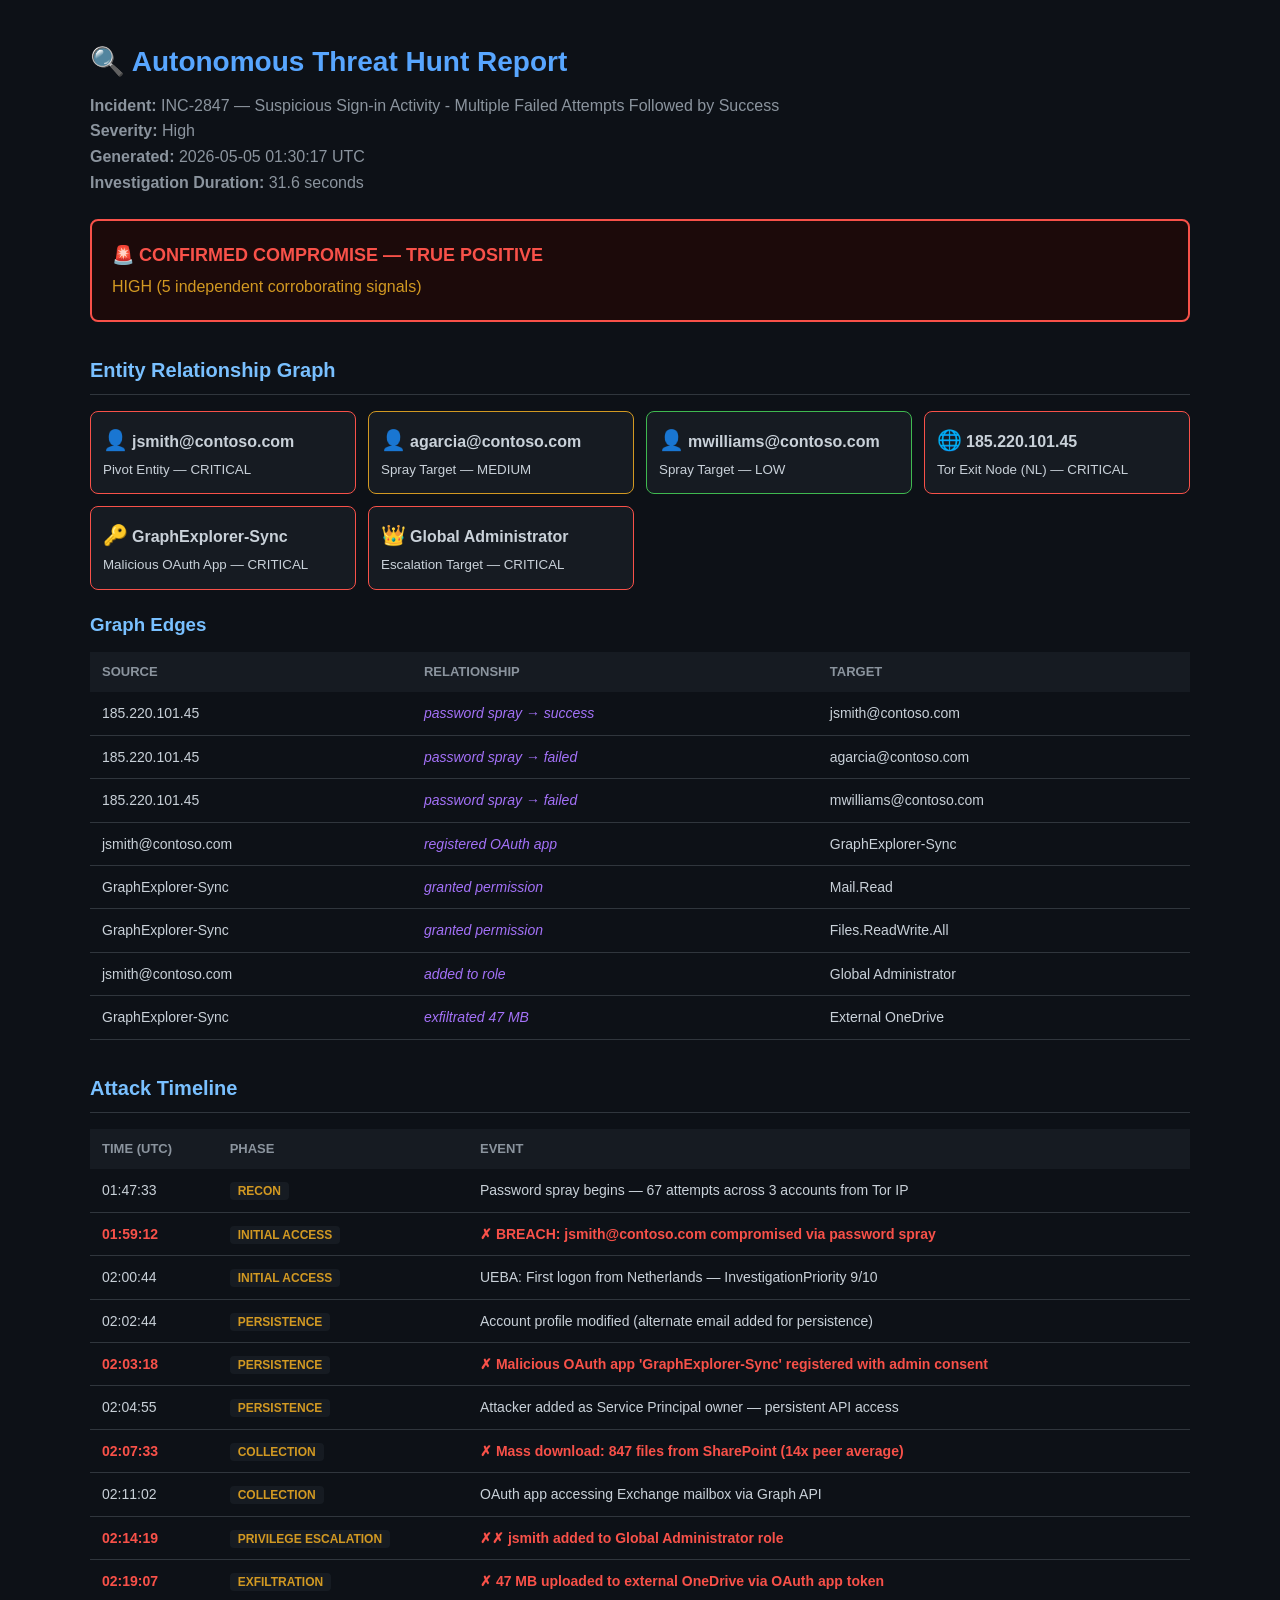
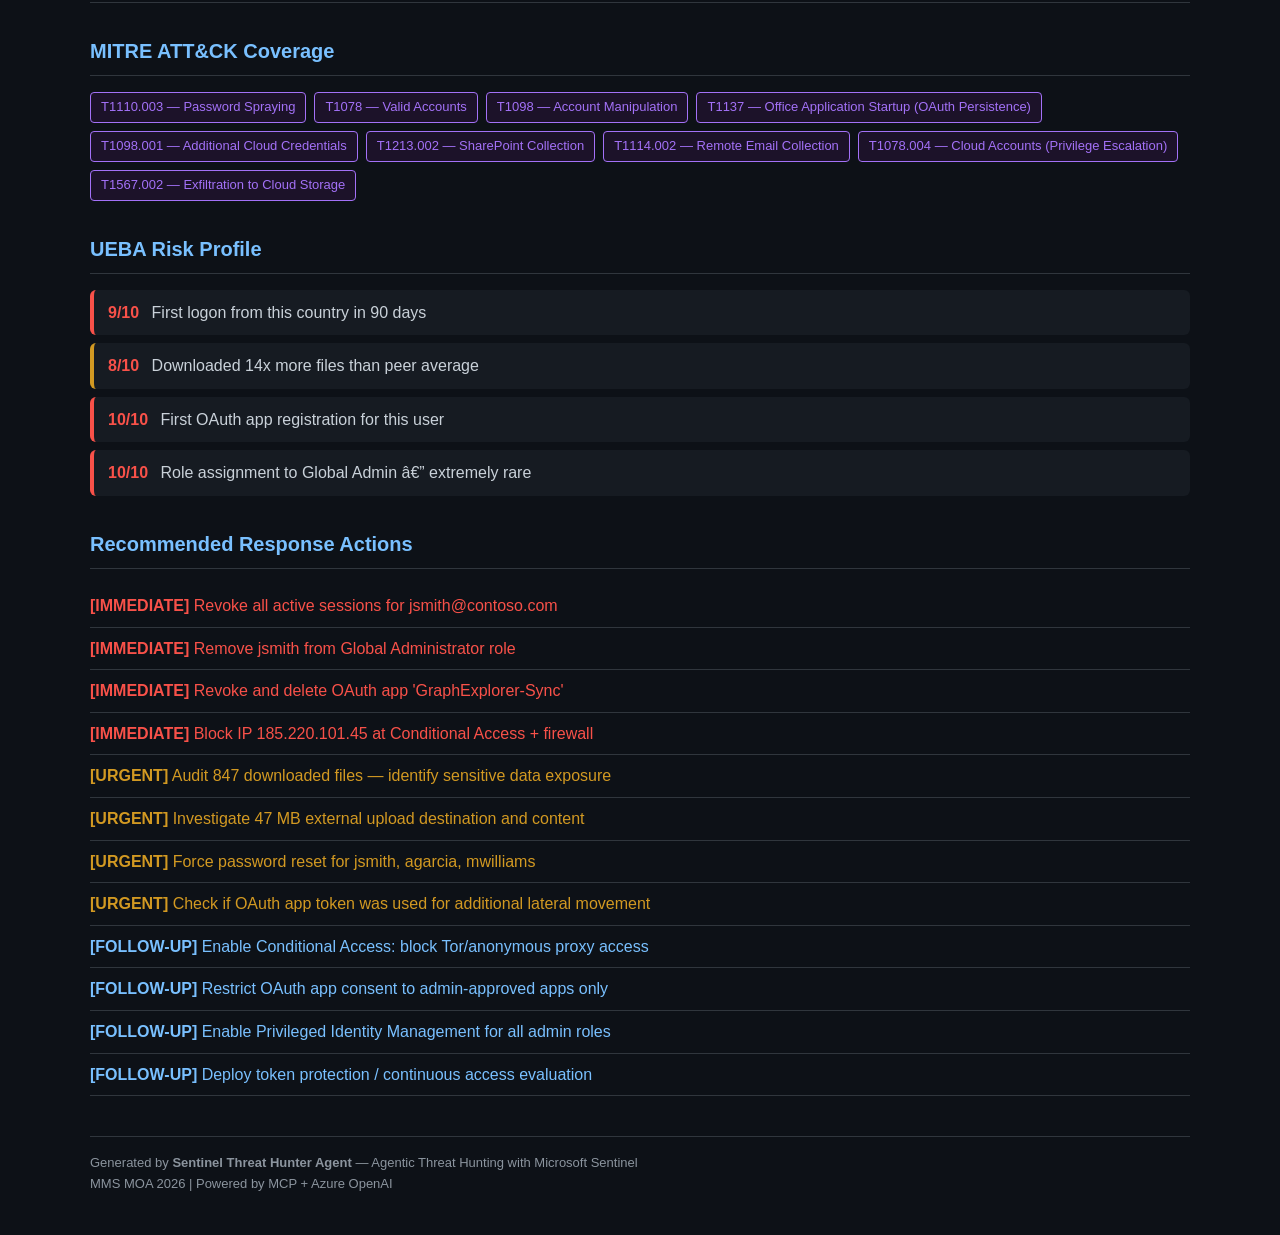
<file: demos/agentic-threat-hunting/UnifiedAgent/investigation_report_INC-2847.html>
<!DOCTYPE html>
<html lang="en">
<head>
<meta charset="UTF-8">
<meta name="viewport" content="width=device-width, initial-scale=1.0">
<title>Threat Hunt Report — INC-2847</title>
<style>
  :root {
    --bg: #0d1117; --surface: #161b22; --border: #30363d;
    --text: #c9d1d9; --text-muted: #8b949e;
    --blue: #58a6ff; --green: #3fb950; --yellow: #d29922;
    --red: #f85149; --purple: #a371f7; --cyan: #79c0ff;
  }
  * { box-sizing: border-box; margin: 0; padding: 0; }
  body { font-family: 'Segoe UI', -apple-system, sans-serif; background: var(--bg); color: var(--text); padding: 40px; line-height: 1.6; }
  .container { max-width: 1100px; margin: 0 auto; }
  h1 { color: var(--blue); font-size: 28px; margin-bottom: 8px; }
  h2 { color: var(--cyan); font-size: 20px; margin: 32px 0 16px; padding-bottom: 8px; border-bottom: 1px solid var(--border); }
  .meta { color: var(--text-muted); margin-bottom: 24px; }
  .verdict-box { background: #1c0a0a; border: 2px solid var(--red); border-radius: 8px; padding: 20px; margin: 24px 0; }
  .verdict-box h3 { color: var(--red); font-size: 18px; }
  .verdict-box .confidence { color: var(--yellow); margin-top: 4px; }

  .entity-grid { display: grid; grid-template-columns: repeat(auto-fill, minmax(240px, 1fr)); gap: 12px; }
  .entity-card { background: var(--surface); border: 1px solid var(--border); border-radius: 8px; padding: 12px; }
  .entity-card.risk-critical { border-color: var(--red); }
  .entity-card.risk-high { border-color: var(--yellow); }
  .entity-card.risk-medium { border-color: var(--yellow); }
  .entity-card.risk-low { border-color: var(--green); }
  .entity-icon { font-size: 20px; margin-right: 4px; }

  table { width: 100%; border-collapse: collapse; margin: 12px 0; }
  th { background: var(--surface); color: var(--text-muted); padding: 10px 12px; text-align: left; font-size: 13px; text-transform: uppercase; }
  td { padding: 10px 12px; border-bottom: 1px solid var(--border); font-size: 14px; }
  tr.critical td { color: var(--red); font-weight: 600; }
  .edge-label { color: var(--purple); font-style: italic; }
  .phase-badge { background: var(--surface); padding: 2px 8px; border-radius: 4px; font-size: 12px; font-weight: 600; color: var(--yellow); }

  .mitre-section { display: flex; flex-wrap: wrap; gap: 8px; }
  .mitre-badge { background: #1c1229; border: 1px solid var(--purple); color: var(--purple); padding: 4px 10px; border-radius: 4px; font-size: 13px; }

  .ueba-item { background: var(--surface); border-radius: 6px; padding: 10px 14px; margin: 8px 0; border-left: 4px solid var(--yellow); }
  .ueba-item.score-critical { border-left-color: var(--red); }
  .ueba-item .score { font-weight: 700; color: var(--red); margin-right: 8px; }

  ul { list-style: none; padding: 0; }
  li { padding: 8px 0; border-bottom: 1px solid var(--border); }
  .action-immediate { color: var(--red); }
  .action-urgent { color: var(--yellow); }
  .action-follow-up { color: var(--cyan); }

  .footer { margin-top: 40px; padding-top: 16px; border-top: 1px solid var(--border); color: var(--text-muted); font-size: 13px; }
</style>
</head>
<body>
<div class="container">

<h1>🔍 Autonomous Threat Hunt Report</h1>
<p class="meta">
  <strong>Incident:</strong> INC-2847 — Suspicious Sign-in Activity - Multiple Failed Attempts Followed by Success<br>
  <strong>Severity:</strong> High<br>
  <strong>Generated:</strong> 2026-05-05 01:30:17 UTC<br>
  <strong>Investigation Duration:</strong> 31.6 seconds
</p>

<div class="verdict-box">
  <h3>🚨 CONFIRMED COMPROMISE — TRUE POSITIVE</h3>
  <div class="confidence">HIGH (5 independent corroborating signals)</div>
</div>

<h2>Entity Relationship Graph</h2>
<div class="entity-grid"><div class='entity-card risk-critical'><span class='entity-icon'>👤</span><strong>jsmith@contoso.com</strong><br><small>Pivot Entity — CRITICAL</small></div><div class='entity-card risk-medium'><span class='entity-icon'>👤</span><strong>agarcia@contoso.com</strong><br><small>Spray Target — MEDIUM</small></div><div class='entity-card risk-low'><span class='entity-icon'>👤</span><strong>mwilliams@contoso.com</strong><br><small>Spray Target — LOW</small></div><div class='entity-card risk-critical'><span class='entity-icon'>🌐</span><strong>185.220.101.45</strong><br><small>Tor Exit Node (NL) — CRITICAL</small></div><div class='entity-card risk-critical'><span class='entity-icon'>🔑</span><strong>GraphExplorer-Sync</strong><br><small>Malicious OAuth App — CRITICAL</small></div><div class='entity-card risk-critical'><span class='entity-icon'>👑</span><strong>Global Administrator</strong><br><small>Escalation Target — CRITICAL</small></div></div>

<h3 style="color: var(--cyan); margin-top: 20px;">Graph Edges</h3>
<table>
<tr><th>Source</th><th>Relationship</th><th>Target</th></tr>
<tr><td>185.220.101.45</td><td class='edge-label'>password spray → success</td><td>jsmith@contoso.com</td></tr><tr><td>185.220.101.45</td><td class='edge-label'>password spray → failed</td><td>agarcia@contoso.com</td></tr><tr><td>185.220.101.45</td><td class='edge-label'>password spray → failed</td><td>mwilliams@contoso.com</td></tr><tr><td>jsmith@contoso.com</td><td class='edge-label'>registered OAuth app</td><td>GraphExplorer-Sync</td></tr><tr><td>GraphExplorer-Sync</td><td class='edge-label'>granted permission</td><td>Mail.Read</td></tr><tr><td>GraphExplorer-Sync</td><td class='edge-label'>granted permission</td><td>Files.ReadWrite.All</td></tr><tr><td>jsmith@contoso.com</td><td class='edge-label'>added to role</td><td>Global Administrator</td></tr><tr><td>GraphExplorer-Sync</td><td class='edge-label'>exfiltrated 47 MB</td><td>External OneDrive</td></tr>
</table>

<h2>Attack Timeline</h2>
<table>
<tr><th>Time (UTC)</th><th>Phase</th><th>Event</th></tr>
<tr class=''><td>01:47:33</td><td><span class='phase-badge'>RECON</span></td><td>Password spray begins — 67 attempts across 3 accounts from Tor IP</td></tr><tr class='critical'><td>01:59:12</td><td><span class='phase-badge'>INITIAL ACCESS</span></td><td>✗ BREACH: jsmith@contoso.com compromised via password spray</td></tr><tr class=''><td>02:00:44</td><td><span class='phase-badge'>INITIAL ACCESS</span></td><td>UEBA: First logon from Netherlands — InvestigationPriority 9/10</td></tr><tr class=''><td>02:02:44</td><td><span class='phase-badge'>PERSISTENCE</span></td><td>Account profile modified (alternate email added for persistence)</td></tr><tr class='critical'><td>02:03:18</td><td><span class='phase-badge'>PERSISTENCE</span></td><td>✗ Malicious OAuth app 'GraphExplorer-Sync' registered with admin consent</td></tr><tr class=''><td>02:04:55</td><td><span class='phase-badge'>PERSISTENCE</span></td><td>Attacker added as Service Principal owner — persistent API access</td></tr><tr class='critical'><td>02:07:33</td><td><span class='phase-badge'>COLLECTION</span></td><td>✗ Mass download: 847 files from SharePoint (14x peer average)</td></tr><tr class=''><td>02:11:02</td><td><span class='phase-badge'>COLLECTION</span></td><td>OAuth app accessing Exchange mailbox via Graph API</td></tr><tr class='critical'><td>02:14:19</td><td><span class='phase-badge'>PRIVILEGE ESCALATION</span></td><td>✗✗ jsmith added to Global Administrator role</td></tr><tr class='critical'><td>02:19:07</td><td><span class='phase-badge'>EXFILTRATION</span></td><td>✗ 47 MB uploaded to external OneDrive via OAuth app token</td></tr>
</table>

<h2>MITRE ATT&CK Coverage</h2>
<div class="mitre-section"><span class='mitre-badge'>T1110.003 — Password Spraying</span><span class='mitre-badge'>T1078     — Valid Accounts</span><span class='mitre-badge'>T1098     — Account Manipulation</span><span class='mitre-badge'>T1137     — Office Application Startup (OAuth Persistence)</span><span class='mitre-badge'>T1098.001 — Additional Cloud Credentials</span><span class='mitre-badge'>T1213.002 — SharePoint Collection</span><span class='mitre-badge'>T1114.002 — Remote Email Collection</span><span class='mitre-badge'>T1078.004 — Cloud Accounts (Privilege Escalation)</span><span class='mitre-badge'>T1567.002 — Exfiltration to Cloud Storage</span></div>

<h2>UEBA Risk Profile</h2>
<div class='ueba-item score-critical'><span class='score'>9/10</span> First logon from this country in 90 days</div><div class='ueba-item score-high'><span class='score'>8/10</span> Downloaded 14x more files than peer average</div><div class='ueba-item score-critical'><span class='score'>10/10</span> First OAuth app registration for this user</div><div class='ueba-item score-critical'><span class='score'>10/10</span> Role assignment to Global Admin â€” extremely rare</div>

<h2>Recommended Response Actions</h2>
<ul><li class='action-immediate'><strong>[IMMEDIATE]</strong> Revoke all active sessions for jsmith@contoso.com</li><li class='action-immediate'><strong>[IMMEDIATE]</strong> Remove jsmith from Global Administrator role</li><li class='action-immediate'><strong>[IMMEDIATE]</strong> Revoke and delete OAuth app 'GraphExplorer-Sync'</li><li class='action-immediate'><strong>[IMMEDIATE]</strong> Block IP 185.220.101.45 at Conditional Access + firewall</li><li class='action-urgent'><strong>[URGENT]</strong> Audit 847 downloaded files — identify sensitive data exposure</li><li class='action-urgent'><strong>[URGENT]</strong> Investigate 47 MB external upload destination and content</li><li class='action-urgent'><strong>[URGENT]</strong> Force password reset for jsmith, agarcia, mwilliams</li><li class='action-urgent'><strong>[URGENT]</strong> Check if OAuth app token was used for additional lateral movement</li><li class='action-follow-up'><strong>[FOLLOW-UP]</strong> Enable Conditional Access: block Tor/anonymous proxy access</li><li class='action-follow-up'><strong>[FOLLOW-UP]</strong> Restrict OAuth app consent to admin-approved apps only</li><li class='action-follow-up'><strong>[FOLLOW-UP]</strong> Enable Privileged Identity Management for all admin roles</li><li class='action-follow-up'><strong>[FOLLOW-UP]</strong> Deploy token protection / continuous access evaluation</li></ul>

<div class="footer">
  <p>Generated by <strong>Sentinel Threat Hunter Agent</strong> — Agentic Threat Hunting with Microsoft Sentinel<br>
  MMS MOA 2026 | Powered by MCP + Azure OpenAI</p>
</div>

</div>
</body>
</html>
</file>
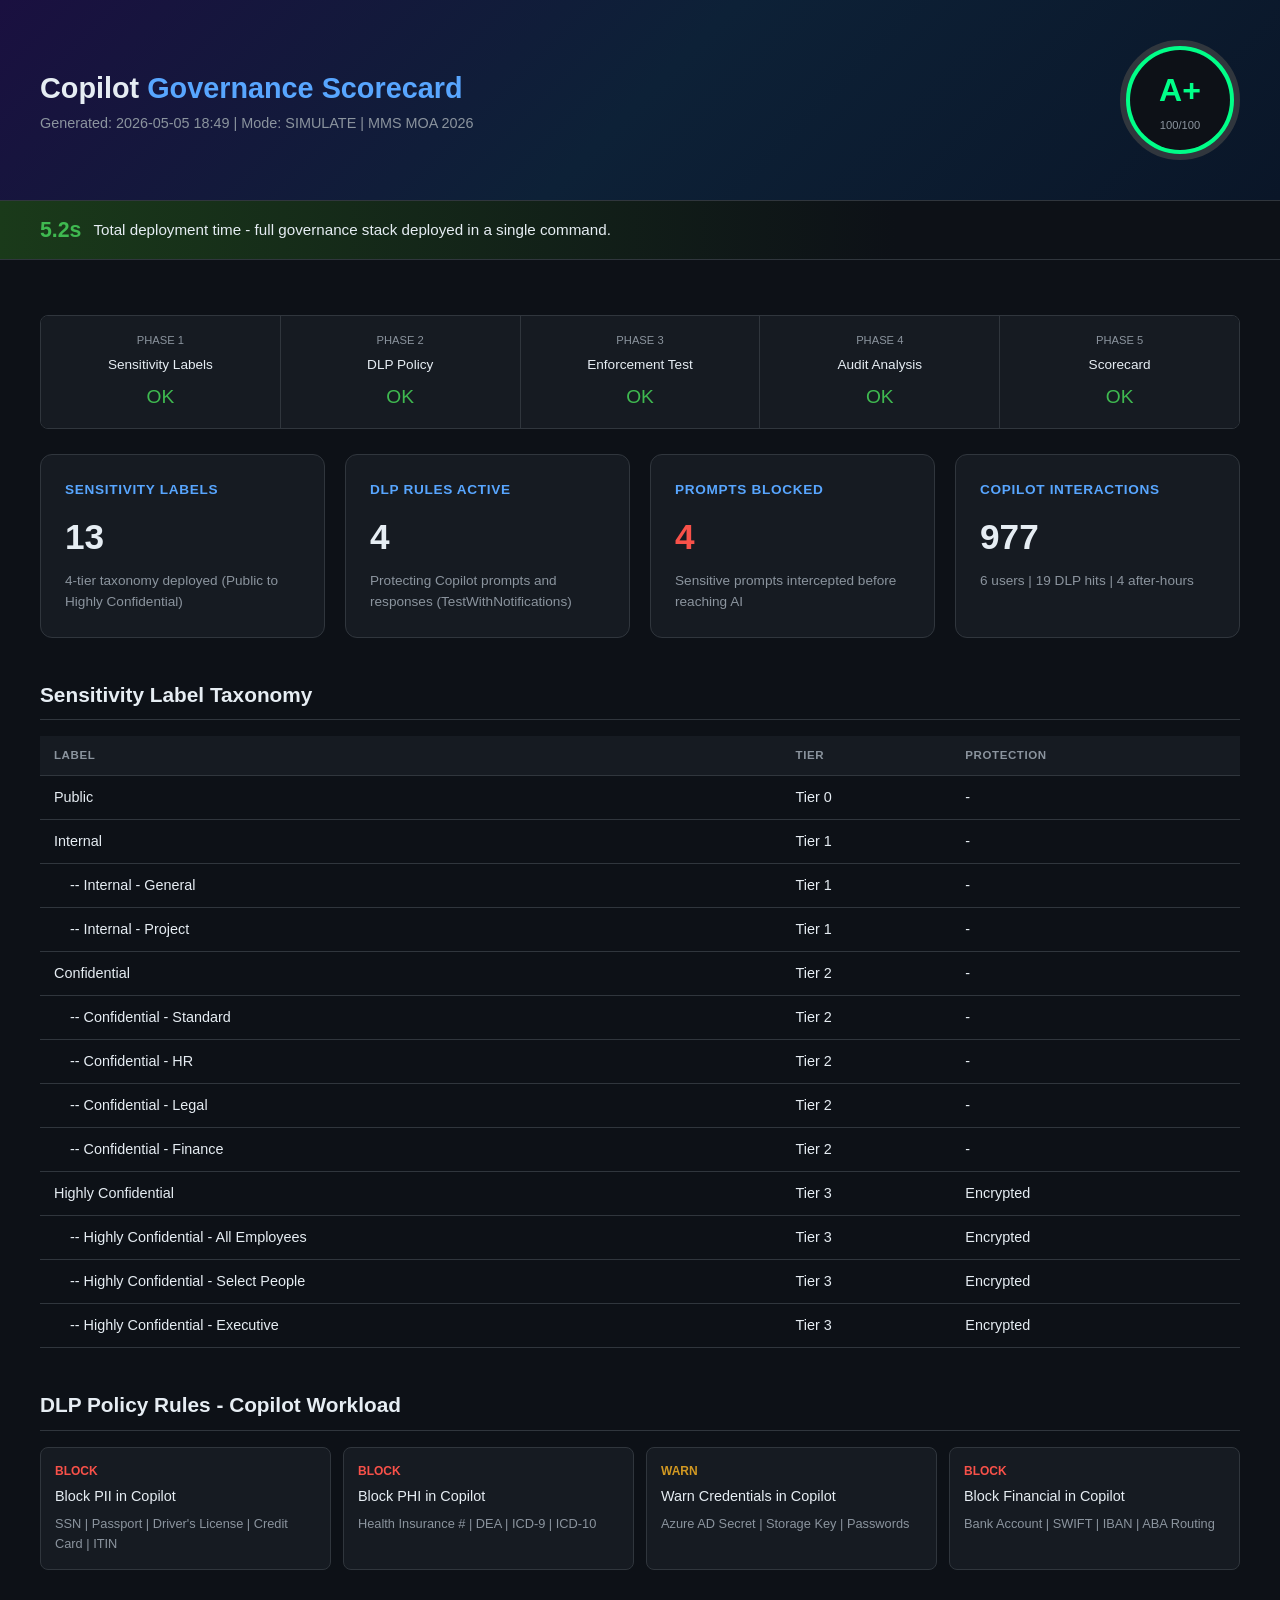
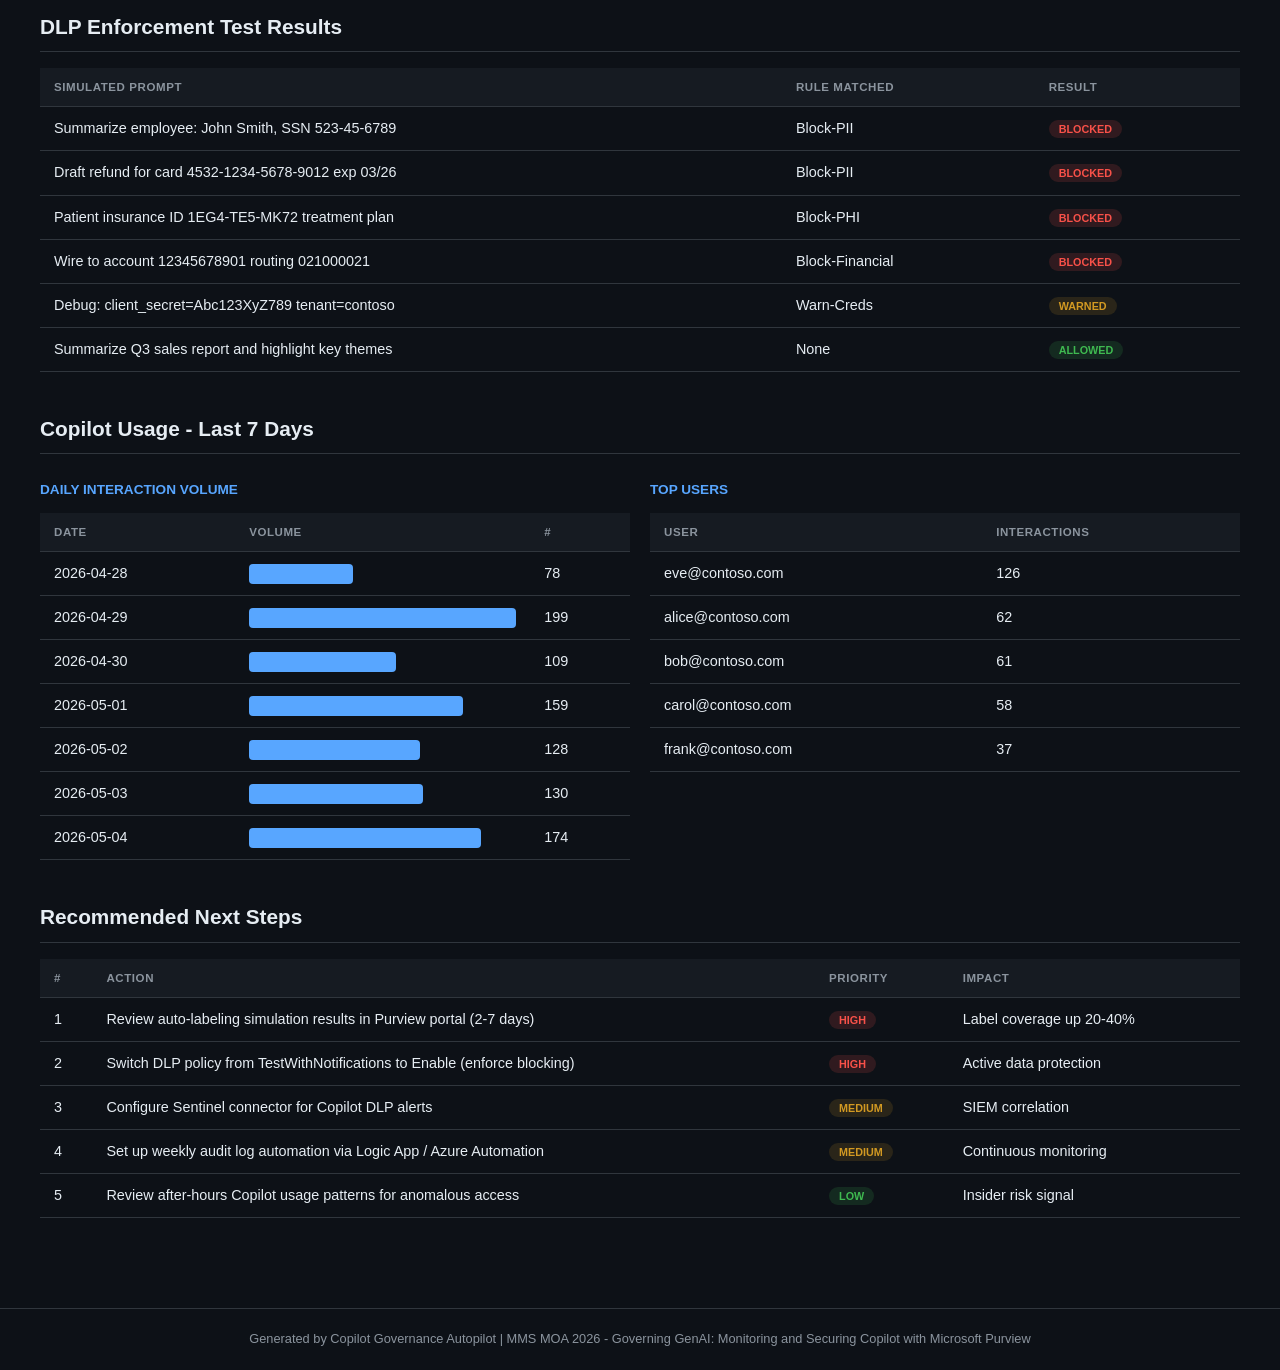
<file: demos/governing-genai/Agent/governance-scorecard.html>
﻿<!DOCTYPE html>
<html lang="en">
<head>
<meta charset="UTF-8">
<meta name="viewport" content="width=device-width, initial-scale=1.0">
<title>Copilot Governance Scorecard</title>
<style>
  :root {
    --bg: #0d1117; --surface: #161b22; --border: #30363d;
    --text: #e6edf3; --muted: #8b949e; --accent: #58a6ff;
    --success: #3fb950; --warning: #d29922; --danger: #f85149;
  }
  * { margin: 0; padding: 0; box-sizing: border-box; }
  body { font-family: 'Segoe UI', -apple-system, sans-serif; background: var(--bg); color: var(--text); padding: 0; line-height: 1.6; }

  .header {
    background: linear-gradient(135deg, #1a1040 0%, #0d2137 50%, #0a1628 100%);
    padding: 40px; border-bottom: 1px solid var(--border);
    display: flex; align-items: center; justify-content: space-between;
  }
  .header h1 { font-size: 1.8em; font-weight: 600; }
  .header h1 span { color: var(--accent); }
  .header .meta { color: var(--muted); font-size: 0.9em; }
  .score-ring {
    width: 120px; height: 120px; border-radius: 50%;
    border: 6px solid var(--border); display: flex; flex-direction: column;
    align-items: center; justify-content: center; position: relative;
    background: conic-gradient(#00ff88 0deg, #00ff88 360deg, var(--border) 360deg);
  }
  .score-inner {
    width: 100px; height: 100px; border-radius: 50%; background: var(--bg);
    display: flex; flex-direction: column; align-items: center; justify-content: center;
  }
  .score-value { font-size: 2em; font-weight: bold; color: #00ff88; }
  .score-label { font-size: 0.7em; color: var(--muted); }

  .timer-banner {
    background: linear-gradient(90deg, #1a3a1a, #0d1117 70%);
    padding: 12px 40px; border-bottom: 1px solid var(--border);
    display: flex; align-items: center; gap: 12px; font-size: 0.95em;
  }
  .timer-banner .time { color: var(--success); font-weight: bold; font-size: 1.4em; }

  .container { max-width: 1400px; margin: 0 auto; padding: 30px 40px; }

  .grid { display: grid; grid-template-columns: repeat(auto-fit, minmax(280px, 1fr)); gap: 20px; margin: 25px 0; }

  .card {
    background: var(--surface); border: 1px solid var(--border); border-radius: 12px;
    padding: 24px; transition: border-color 0.2s;
  }
  .card:hover { border-color: var(--accent); }
  .card h3 { color: var(--accent); font-size: 0.85em; text-transform: uppercase; letter-spacing: 0.05em; margin-bottom: 8px; }
  .card .value { font-size: 2.2em; font-weight: bold; }
  .card .subtitle { color: var(--muted); font-size: 0.85em; margin-top: 4px; }

  .section { margin-top: 40px; }
  .section h2 { color: var(--text); font-size: 1.3em; margin-bottom: 16px; padding-bottom: 8px; border-bottom: 1px solid var(--border); }

  table { width: 100%; border-collapse: collapse; font-size: 0.9em; }
  th, td { padding: 10px 14px; text-align: left; border-bottom: 1px solid var(--border); }
  th { color: var(--muted); font-size: 0.8em; text-transform: uppercase; letter-spacing: 0.05em; background: var(--surface); }
  tr:hover td { background: rgba(88,166,255,0.04); }

  .badge { padding: 3px 10px; border-radius: 12px; font-size: 0.75em; font-weight: 600; text-transform: uppercase; }
  .badge-block { background: rgba(248,81,73,0.15); color: var(--danger); }
  .badge-warn  { background: rgba(210,153,34,0.15); color: var(--warning); }
  .badge-allow { background: rgba(63,185,80,0.15); color: var(--success); }

  .bar { background: var(--accent); height: 20px; border-radius: 4px; min-width: 4px; transition: width 0.3s; }
  .bar-cell { width: 50%; }

  .phase-timeline {
    display: flex; gap: 0; margin: 25px 0; border-radius: 8px; overflow: hidden; border: 1px solid var(--border);
  }
  .phase-block {
    flex: 1; padding: 16px; text-align: center; background: var(--surface);
    border-right: 1px solid var(--border); position: relative;
  }
  .phase-block:last-child { border-right: none; }
  .phase-block .num { font-size: 0.7em; color: var(--muted); text-transform: uppercase; }
  .phase-block .name { font-size: 0.85em; margin-top: 4px; }
  .phase-block .check { color: var(--success); font-size: 1.2em; margin-top: 6px; }

  .dlp-rules { display: grid; grid-template-columns: repeat(auto-fit, minmax(250px, 1fr)); gap: 12px; }
  .dlp-rule { background: var(--surface); border: 1px solid var(--border); border-radius: 8px; padding: 14px; }
  .dlp-rule .rule-action { font-size: 0.75em; font-weight: bold; }
  .dlp-rule .rule-name { font-size: 0.9em; margin-top: 4px; }
  .dlp-rule .rule-types { color: var(--muted); font-size: 0.8em; margin-top: 6px; }

  footer { margin-top: 60px; padding: 20px 0; border-top: 1px solid var(--border); color: var(--muted); font-size: 0.8em; text-align: center; }
</style>
</head>
<body>

<div class="header">
  <div>
    <h1>Copilot <span>Governance Scorecard</span></h1>
    <div class="meta">Generated: 2026-05-05 18:49 | Mode: SIMULATE | MMS MOA 2026</div>
  </div>
  <div class="score-ring">
    <div class="score-inner">
      <div class="score-value">A+</div>
      <div class="score-label">100/100</div>
    </div>
  </div>
</div>

<div class="timer-banner">
  <span class="time">5.2s</span> Total deployment time - full governance stack deployed in a single command.
</div>

<div class="container">

  <!-- Phase Timeline -->
  <div class="phase-timeline">
    <div class="phase-block"><div class="num">Phase 1</div><div class="name">Sensitivity Labels</div><div class="check">OK</div></div>
    <div class="phase-block"><div class="num">Phase 2</div><div class="name">DLP Policy</div><div class="check">OK</div></div>
    <div class="phase-block"><div class="num">Phase 3</div><div class="name">Enforcement Test</div><div class="check">OK</div></div>
    <div class="phase-block"><div class="num">Phase 4</div><div class="name">Audit Analysis</div><div class="check">OK</div></div>
    <div class="phase-block"><div class="num">Phase 5</div><div class="name">Scorecard</div><div class="check">OK</div></div>
  </div>

  <!-- Key Metrics -->
  <div class="grid">
    <div class="card">
      <h3>Sensitivity Labels</h3>
      <div class="value">13</div>
      <div class="subtitle">4-tier taxonomy deployed (Public to Highly Confidential)</div>
    </div>
    <div class="card">
      <h3>DLP Rules Active</h3>
      <div class="value">4</div>
      <div class="subtitle">Protecting Copilot prompts and responses (TestWithNotifications)</div>
    </div>
    <div class="card">
      <h3>Prompts Blocked</h3>
      <div class="value" style="color:var(--danger)">4</div>
      <div class="subtitle">Sensitive prompts intercepted before reaching AI</div>
    </div>
    <div class="card">
      <h3>Copilot Interactions</h3>
      <div class="value">977</div>
      <div class="subtitle">6 users | 19 DLP hits | 4 after-hours</div>
    </div>
  </div>

  <!-- Labels Section -->
  <div class="section">
    <h2>Sensitivity Label Taxonomy</h2>
    <table>
      <tr><th>Label</th><th>Tier</th><th>Protection</th></tr>
      <tr><td>Public</td><td>Tier 0</td><td>-</td></tr>
<tr><td>Internal</td><td>Tier 1</td><td>-</td></tr>
<tr><td>&nbsp;&nbsp;&nbsp;&nbsp;-- Internal - General</td><td>Tier 1</td><td>-</td></tr>
<tr><td>&nbsp;&nbsp;&nbsp;&nbsp;-- Internal - Project</td><td>Tier 1</td><td>-</td></tr>
<tr><td>Confidential</td><td>Tier 2</td><td>-</td></tr>
<tr><td>&nbsp;&nbsp;&nbsp;&nbsp;-- Confidential - Standard</td><td>Tier 2</td><td>-</td></tr>
<tr><td>&nbsp;&nbsp;&nbsp;&nbsp;-- Confidential - HR</td><td>Tier 2</td><td>-</td></tr>
<tr><td>&nbsp;&nbsp;&nbsp;&nbsp;-- Confidential - Legal</td><td>Tier 2</td><td>-</td></tr>
<tr><td>&nbsp;&nbsp;&nbsp;&nbsp;-- Confidential - Finance</td><td>Tier 2</td><td>-</td></tr>
<tr><td>Highly Confidential</td><td>Tier 3</td><td>Encrypted</td></tr>
<tr><td>&nbsp;&nbsp;&nbsp;&nbsp;-- Highly Confidential - All Employees</td><td>Tier 3</td><td>Encrypted</td></tr>
<tr><td>&nbsp;&nbsp;&nbsp;&nbsp;-- Highly Confidential - Select People</td><td>Tier 3</td><td>Encrypted</td></tr>
<tr><td>&nbsp;&nbsp;&nbsp;&nbsp;-- Highly Confidential - Executive</td><td>Tier 3</td><td>Encrypted</td></tr>
    </table>
  </div>

  <!-- DLP Rules Section -->
  <div class="section">
    <h2>DLP Policy Rules - Copilot Workload</h2>
    <div class="dlp-rules">
      <div class="dlp-rule">
        <div class="rule-action" style="color:var(--danger)">BLOCK</div>
        <div class="rule-name">Block PII in Copilot</div>
        <div class="rule-types">SSN | Passport | Driver's License | Credit Card | ITIN</div>
      </div>
      <div class="dlp-rule">
        <div class="rule-action" style="color:var(--danger)">BLOCK</div>
        <div class="rule-name">Block PHI in Copilot</div>
        <div class="rule-types">Health Insurance # | DEA | ICD-9 | ICD-10</div>
      </div>
      <div class="dlp-rule">
        <div class="rule-action" style="color:var(--warning)">WARN</div>
        <div class="rule-name">Warn Credentials in Copilot</div>
        <div class="rule-types">Azure AD Secret | Storage Key | Passwords</div>
      </div>
      <div class="dlp-rule">
        <div class="rule-action" style="color:var(--danger)">BLOCK</div>
        <div class="rule-name">Block Financial in Copilot</div>
        <div class="rule-types">Bank Account | SWIFT | IBAN | ABA Routing</div>
      </div>
    </div>
  </div>

  <!-- Enforcement Test Results -->
  <div class="section">
    <h2>DLP Enforcement Test Results</h2>
    <table>
      <tr><th>Simulated Prompt</th><th>Rule Matched</th><th>Result</th></tr>
      <tr><td>Summarize employee: John Smith, SSN 523-45-6789</td><td>Block-PII</td><td><span class='badge badge-block'>BLOCKED</span></td></tr>
<tr><td>Draft refund for card 4532-1234-5678-9012 exp 03/26</td><td>Block-PII</td><td><span class='badge badge-block'>BLOCKED</span></td></tr>
<tr><td>Patient insurance ID 1EG4-TE5-MK72 treatment plan</td><td>Block-PHI</td><td><span class='badge badge-block'>BLOCKED</span></td></tr>
<tr><td>Wire to account 12345678901 routing 021000021</td><td>Block-Financial</td><td><span class='badge badge-block'>BLOCKED</span></td></tr>
<tr><td>Debug: client_secret=Abc123XyZ789 tenant=contoso</td><td>Warn-Creds</td><td><span class='badge badge-warn'>WARNED</span></td></tr>
<tr><td>Summarize Q3 sales report and highlight key themes</td><td>None</td><td><span class='badge badge-allow'>ALLOWED</span></td></tr>
    </table>
  </div>

  <!-- Audit Section -->
  <div class="section">
    <h2>Copilot Usage - Last 7 Days</h2>
    <div class="grid">
      <div>
        <h3 style="color:var(--accent);font-size:0.85em;margin-bottom:12px;">DAILY INTERACTION VOLUME</h3>
        <table>
          <tr><th>Date</th><th class="bar-cell">Volume</th><th>#</th></tr>
          <tr><td>2026-04-28</td><td><div class='bar' style='width:39%'></div></td><td>78</td></tr>
<tr><td>2026-04-29</td><td><div class='bar' style='width:100%'></div></td><td>199</td></tr>
<tr><td>2026-04-30</td><td><div class='bar' style='width:55%'></div></td><td>109</td></tr>
<tr><td>2026-05-01</td><td><div class='bar' style='width:80%'></div></td><td>159</td></tr>
<tr><td>2026-05-02</td><td><div class='bar' style='width:64%'></div></td><td>128</td></tr>
<tr><td>2026-05-03</td><td><div class='bar' style='width:65%'></div></td><td>130</td></tr>
<tr><td>2026-05-04</td><td><div class='bar' style='width:87%'></div></td><td>174</td></tr>
        </table>
      </div>
      <div>
        <h3 style="color:var(--accent);font-size:0.85em;margin-bottom:12px;">TOP USERS</h3>
        <table>
          <tr><th>User</th><th>Interactions</th></tr>
          <tr><td>eve@contoso.com</td><td>126</td></tr>
<tr><td>alice@contoso.com</td><td>62</td></tr>
<tr><td>bob@contoso.com</td><td>61</td></tr>
<tr><td>carol@contoso.com</td><td>58</td></tr>
<tr><td>frank@contoso.com</td><td>37</td></tr>
        </table>
      </div>
    </div>
  </div>

  <!-- Recommendations -->
  <div class="section">
    <h2>Recommended Next Steps</h2>
    <table>
      <tr><th>#</th><th>Action</th><th>Priority</th><th>Impact</th></tr>
      <tr><td>1</td><td>Review auto-labeling simulation results in Purview portal (2-7 days)</td><td><span class="badge badge-block">HIGH</span></td><td>Label coverage up 20-40%</td></tr>
      <tr><td>2</td><td>Switch DLP policy from TestWithNotifications to Enable (enforce blocking)</td><td><span class="badge badge-block">HIGH</span></td><td>Active data protection</td></tr>
      <tr><td>3</td><td>Configure Sentinel connector for Copilot DLP alerts</td><td><span class="badge badge-warn">MEDIUM</span></td><td>SIEM correlation</td></tr>
      <tr><td>4</td><td>Set up weekly audit log automation via Logic App / Azure Automation</td><td><span class="badge badge-warn">MEDIUM</span></td><td>Continuous monitoring</td></tr>
      <tr><td>5</td><td>Review after-hours Copilot usage patterns for anomalous access</td><td><span class="badge badge-allow">LOW</span></td><td>Insider risk signal</td></tr>
    </table>
  </div>

</div>

<footer>
  Generated by Copilot Governance Autopilot | MMS MOA 2026 - Governing GenAI: Monitoring and Securing Copilot with Microsoft Purview
</footer>

</body>
</html>
</file>
